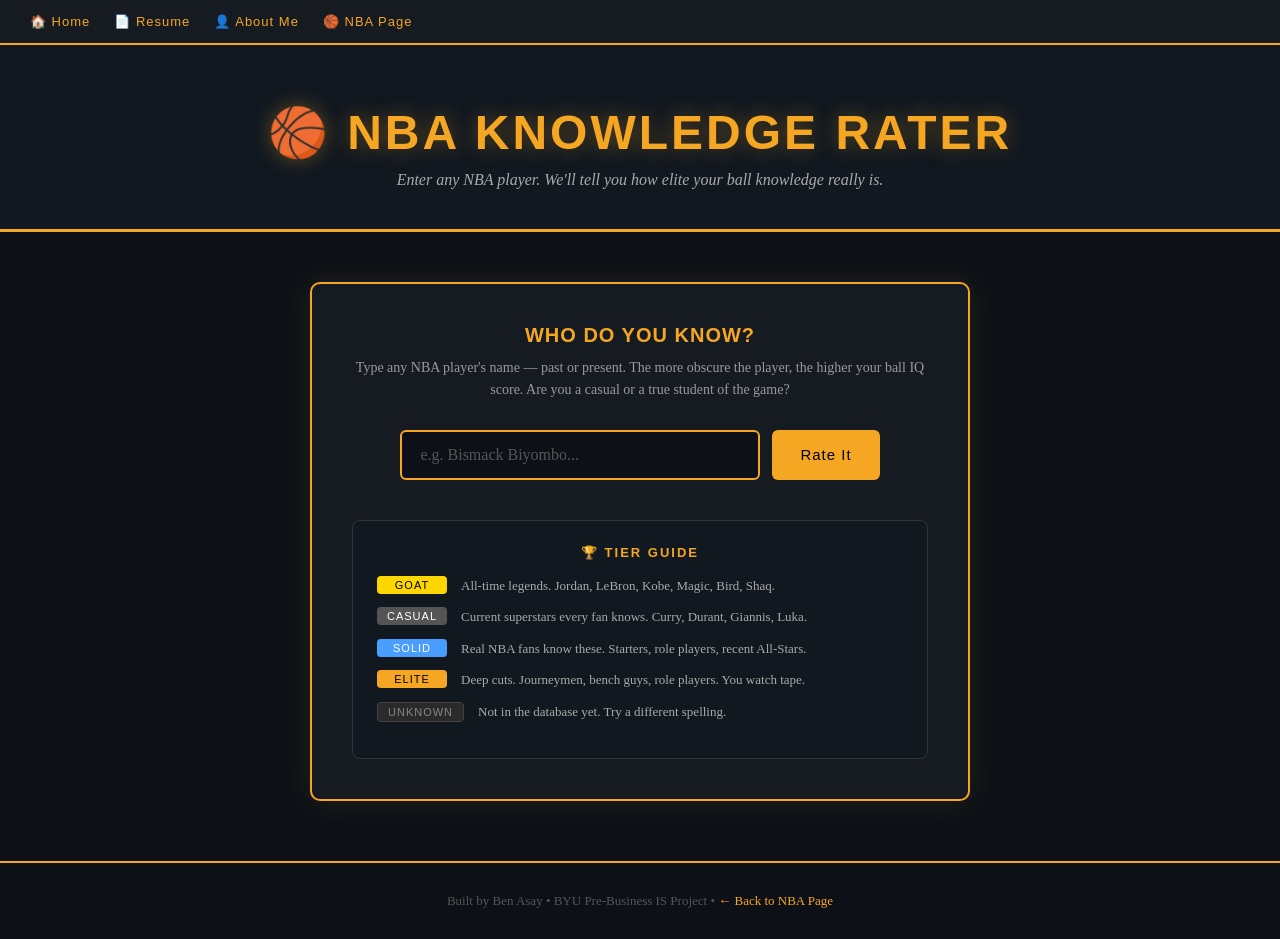
<file: app.html>
<!DOCTYPE html>
<html lang="en">
<head>
  <meta charset="UTF-8" />
  <meta name="viewport" content="width=device-width, initial-scale=1.0"/>
  <title>NBA Knowledge Rater | Ben Knows Ball</title>
  <style>
    * { box-sizing: border-box; margin: 0; padding: 0; }
    body { font-family: 'Georgia', serif; background-color: #0d1117; color: #e6e6e6; min-height: 100vh; }

    nav { background-color: #161b22; padding: 14px 30px; display: flex; gap: 24px; border-bottom: 2px solid #f5a623; }
    nav a { font-family: 'Arial Black', sans-serif; font-size: 13px; color: #f5a623; text-decoration: none; letter-spacing: 1px; }
    nav a:hover { color: #ffffff; }

    .hero { text-align: center; padding: 60px 20px 40px; background-color: #111820; border-bottom: 3px solid #f5a623; }
    .hero h1 { font-family: 'Impact', 'Arial Black', sans-serif; font-size: 48px; color: #f5a623; letter-spacing: 3px; text-transform: uppercase; text-shadow: 0 0 20px rgba(245,166,35,0.35); }
    .hero p { color: #aaaaaa; font-style: italic; margin-top: 10px; font-size: 16px; }

    .game-container { max-width: 700px; margin: 50px auto; padding: 0 20px; }

    .card { background-color: #161b22; border: 2px solid #f5a623; border-radius: 10px; padding: 40px; text-align: center; box-shadow: 0 0 30px rgba(245,166,35,0.1); }
    .card h2 { font-family: 'Arial Black', sans-serif; font-size: 20px; color: #f5a623; letter-spacing: 1px; text-transform: uppercase; margin-bottom: 10px; }
    .card p.instructions { color: #999; font-size: 14px; margin-bottom: 28px; line-height: 1.6; }

    .input-row { display: flex; gap: 12px; justify-content: center; flex-wrap: wrap; }
    input[type="text"] { padding: 14px 18px; font-size: 16px; border: 2px solid #f5a623; border-radius: 6px; background-color: #0d1117; color: #ffffff; width: 100%; max-width: 360px; font-family: 'Georgia', serif; outline: none; }
    input[type="text"]::placeholder { color: #555; }
    input[type="text"]:focus { border-color: #ffffff; box-shadow: 0 0 10px rgba(245,166,35,0.3); }
    button#rateBtn { padding: 14px 28px; background-color: #f5a623; color: #000; border: none; border-radius: 6px; font-family: 'Arial Black', sans-serif; font-size: 15px; cursor: pointer; letter-spacing: 1px; }
    button#rateBtn:hover { background-color: #ffffff; }

    #result-box { margin-top: 36px; display: none; animation: fadeIn 0.4s ease; }
    @keyframes fadeIn { from { opacity: 0; transform: translateY(10px); } to { opacity: 1; transform: translateY(0); } }

    .tier-badge { display: inline-block; font-family: 'Impact', 'Arial Black', sans-serif; font-size: 30px; letter-spacing: 2px; padding: 10px 28px; border-radius: 6px; margin-bottom: 16px; text-transform: uppercase; }
    .tier-goat    { background-color: #ffd700; color: #000; }
    .tier-casual  { background-color: #555555; color: #fff; }
    .tier-solid   { background-color: #4a9eff; color: #fff; }
    .tier-elite   { background-color: #f5a623; color: #000; }
    .tier-unknown { background-color: #2a2a2a; color: #888; border: 1px solid #444; }

    #result-player { font-family: 'Arial Black', sans-serif; font-size: 24px; color: #ffffff; margin-bottom: 12px; }
    #result-explanation { color: #bbbbbb; font-size: 15px; line-height: 1.7; max-width: 520px; margin: 0 auto; }

    .scoreboard { margin-top: 40px; background-color: #111820; border: 1px solid #333; border-radius: 8px; padding: 20px; }
    .scoreboard h3 { font-family: 'Arial Black', sans-serif; color: #f5a623; font-size: 13px; letter-spacing: 2px; text-transform: uppercase; margin-bottom: 14px; }
    #history-list { list-style: none; padding: 0; }
    #history-list li { display: flex; justify-content: space-between; align-items: center; padding: 8px 0; border-bottom: 1px solid #1e2530; font-size: 14px; }
    #history-list li:last-child { border-bottom: none; }
    .hist-name { font-weight: bold; color: #fff; }
    .hist-tier { font-family: 'Arial Black', sans-serif; font-size: 11px; padding: 3px 10px; border-radius: 4px; letter-spacing: 1px; }

    .tier-guide { margin-top: 40px; background-color: #111820; border: 1px solid #333; border-radius: 8px; padding: 24px; text-align: left; }
    .tier-guide h3 { font-family: 'Arial Black', sans-serif; color: #f5a623; font-size: 13px; letter-spacing: 2px; text-transform: uppercase; margin-bottom: 16px; text-align: center; }
    .tier-row { display: flex; align-items: flex-start; gap: 14px; margin-bottom: 12px; }
    .tier-label { font-family: 'Arial Black', sans-serif; font-size: 11px; padding: 3px 10px; border-radius: 4px; min-width: 70px; text-align: center; letter-spacing: 1px; flex-shrink: 0; }
    .tier-desc { color: #aaa; font-size: 13px; line-height: 1.5; }

    footer { text-align: center; padding: 30px; color: #555; font-size: 13px; border-top: 2px solid #f5a623; margin-top: 60px; }
    footer a { color: #f5a623; text-decoration: none; }
  </style>
</head>
<body>

  <nav>
    <a href="index.html">🏠 Home</a>
    <a href="resume.html">📄 Resume</a>
    <a href="aboutme.html">👤 About Me</a>
    <a href="scratch.html">🏀 NBA Page</a>
  </nav>

  <div class="hero">
    <h1>🏀 NBA Knowledge Rater</h1>
    <p>Enter any NBA player. We'll tell you how elite your ball knowledge really is.</p>
  </div>

  <div class="game-container">
    <div class="card">
      <h2>Who Do You Know?</h2>
      <p class="instructions">
        Type any NBA player's name — past or present. The more obscure the player,
        the higher your ball IQ score. Are you a casual or a true student of the game?
      </p>

      <div class="input-row">
        <input type="text" id="playerInput" placeholder="e.g. Bismack Biyombo..." maxlength="60" />
        <button id="rateBtn" onclick="ratePlayer()">Rate It</button>
      </div>

      <div id="result-box">
        <div id="result-player"></div>
        <div class="tier-badge" id="tier-badge"></div>
        <p id="result-explanation"></p>
      </div>

      <div class="scoreboard" id="scoreboard" style="display:none;">
        <h3>📋 Session History</h3>
        <ul id="history-list"></ul>
      </div>

      <div class="tier-guide">
        <h3>🏆 Tier Guide</h3>
        <div class="tier-row">
          <span class="tier-label tier-goat">GOAT</span>
          <span class="tier-desc">All-time legends. Jordan, LeBron, Kobe, Magic, Bird, Shaq.</span>
        </div>
        <div class="tier-row">
          <span class="tier-label tier-casual">CASUAL</span>
          <span class="tier-desc">Current superstars every fan knows. Curry, Durant, Giannis, Luka.</span>
        </div>
        <div class="tier-row">
          <span class="tier-label tier-solid">SOLID</span>
          <span class="tier-desc">Real NBA fans know these. Starters, role players, recent All-Stars.</span>
        </div>
        <div class="tier-row">
          <span class="tier-label tier-elite">ELITE</span>
          <span class="tier-desc">Deep cuts. Journeymen, bench guys, role players. You watch tape.</span>
        </div>
        <div class="tier-row">
          <span class="tier-label tier-unknown">UNKNOWN</span>
          <span class="tier-desc">Not in the database yet. Try a different spelling.</span>
        </div>
      </div>
    </div>
  </div>

  <footer>
    <p>Built by Ben Asay &bull; BYU Pre-Business IS Project &bull; <a href="scratch.html">← Back to NBA Page</a></p>
  </footer>

  <script>
    const players = {
      // GOAT
      "michael jordan":{"tier":"GOAT","tierClass":"tier-goat","info":"The GOAT himself. 6 rings, 6 Finals MVPs, 5 regular season MVPs. The gold standard."},
      "lebron james":{"tier":"GOAT","tierClass":"tier-goat","info":"4 rings, 4 Finals MVPs, all-time scoring leader. One of the two greatest ever."},
      "kobe bryant":{"tier":"GOAT","tierClass":"tier-goat","info":"The Black Mamba. 5 championships, 81-point game, Mamba Mentality forever."},
      "magic johnson":{"tier":"GOAT","tierClass":"tier-goat","info":"Showtime Lakers. 5 rings, 3 MVPs, revolutionized the point guard position at 6'9\"."},
      "larry bird":{"tier":"GOAT","tierClass":"tier-goat","info":"The Hick from French Lick. 3 rings, 3 MVPs, one of the greatest competitors ever."},
      "kareem abdul-jabbar":{"tier":"GOAT","tierClass":"tier-goat","info":"The skyhook. 6 rings, 6 MVPs, held the all-time scoring record for decades."},
      "shaquille o'neal":{"tier":"GOAT","tierClass":"tier-goat","info":"Shaq was literally unguardable at his peak. 4 rings, Diesel, Superman."},
      "shaq":{"tier":"GOAT","tierClass":"tier-goat","info":"Shaq was literally unguardable at his peak. 4 rings, Diesel, Superman."},
      "tim duncan":{"tier":"GOAT","tierClass":"tier-goat","info":"The Big Fundamental. 5 rings, greatest power forward of all time."},
      "wilt chamberlain":{"tier":"GOAT","tierClass":"tier-goat","info":"100 points in a game. Averaged 50 points in a season. Unmatchable stats."},
      "bill russell":{"tier":"GOAT","tierClass":"tier-goat","info":"11 championships in 13 seasons. The greatest winner in NBA history."},
      "hakeem olajuwon":{"tier":"GOAT","tierClass":"tier-goat","info":"The Dream. 2 rings, 2 Finals MVPs, the most skilled center footwork ever."},
      "julius erving":{"tier":"GOAT","tierClass":"tier-goat","info":"Dr. J invented above-the-rim basketball. ABA and NBA legend forever."},
      "dr j":{"tier":"GOAT","tierClass":"tier-goat","info":"Dr. J invented above-the-rim basketball. ABA and NBA legend forever."},

      // CASUAL
      "stephen curry":{"tier":"CASUAL","tierClass":"tier-casual","info":"Chef Curry changed basketball forever. 4 rings, 2 MVPs including unanimous. Everyone knows Steph."},
      "steph curry":{"tier":"CASUAL","tierClass":"tier-casual","info":"Chef Curry changed basketball forever. 4 rings, 2 MVPs including unanimous. Everyone knows Steph."},
      "kevin durant":{"tier":"CASUAL","tierClass":"tier-casual","info":"KD is one of the most skilled scorers ever. 2 rings, 2 Finals MVPs. Household name."},
      "giannis antetokounmpo":{"tier":"CASUAL","tierClass":"tier-casual","info":"The Greek Freak. Champion, 2 MVPs, Finals MVP. One of the most dominant players of this era."},
      "luka doncic":{"tier":"CASUAL","tierClass":"tier-casual","info":"Luka Magic. One of the most naturally gifted playmakers ever, already iconic at 25."},
      "nikola jokic":{"tier":"CASUAL","tierClass":"tier-casual","info":"The Joker. 3 MVPs, 1 championship. The most unique big man in NBA history."},
      "james harden":{"tier":"CASUAL","tierClass":"tier-casual","info":"The Beard. 2018 MVP, historic scorer and passer. Very well known."},
      "russell westbrook":{"tier":"CASUAL","tierClass":"tier-casual","info":"Triple-double machine, 2017 MVP. Most athletic point guard of his generation."},
      "kawhi leonard":{"tier":"CASUAL","tierClass":"tier-casual","info":"The Klaw. 2 rings, 2 Finals MVPs, one of the greatest two-way players ever."},
      "anthony davis":{"tier":"CASUAL","tierClass":"tier-casual","info":"The Brow. 2020 champion, one of the most physically dominant bigs in the modern era."},
      "damian lillard":{"tier":"CASUAL","tierClass":"tier-casual","info":"Dame Time. One of the greatest clutch performers and long-range shooters ever."},
      "joel embiid":{"tier":"CASUAL","tierClass":"tier-casual","info":"The Process. 2023 MVP, one of the most skilled centers of this generation."},
      "jayson tatum":{"tier":"CASUAL","tierClass":"tier-casual","info":"2024 champion and Finals MVP. One of the faces of the modern NBA."},
      "kyrie irving":{"tier":"CASUAL","tierClass":"tier-casual","info":"Uncle Drew. One of the greatest ball handlers ever, 2016 champion."},
      "jimmy butler":{"tier":"CASUAL","tierClass":"tier-casual","info":"Jimmy Buckets. Known for legendary playoff performances and Heat culture."},

      // SOLID
      "draymond green":{"tier":"SOLID","tierClass":"tier-solid","info":"4 rings, DPOY, the emotional engine of the Warriors dynasty. Real fans know what Draymond brings."},
      "bam adebayo":{"tier":"SOLID","tierClass":"tier-solid","info":"One of the best defensive centers in the league. Heat culture personified."},
      "jaylen brown":{"tier":"SOLID","tierClass":"tier-solid","info":"2024 Finals MVP. JB is well known to any real NBA fan."},
      "devin booker":{"tier":"SOLID","tierClass":"tier-solid","info":"Book dropped 70 points in a game. All-Star scorer, solid fan knowledge."},
      "trae young":{"tier":"SOLID","tierClass":"tier-solid","info":"Ice Trae. One of the best passers and shooters in the league."},
      "ja morant":{"tier":"SOLID","tierClass":"tier-solid","info":"Most electrifying athlete in the game. Any NBA fan knows Ja."},
      "zion williamson":{"tier":"SOLID","tierClass":"tier-solid","info":"Most hyped prospect since LeBron. When healthy, truly dominant."},
      "chris paul":{"tier":"SOLID","tierClass":"tier-solid","info":"The Point God. 12x All-Star, one of the greatest floor generals ever."},
      "paul george":{"tier":"SOLID","tierClass":"tier-solid","info":"PG-13, multiple All-NBA selections. Solid NBA fan knowledge."},
      "demar derozan":{"tier":"SOLID","tierClass":"tier-solid","info":"MidRange God. A pure scorer who never abandoned the mid-range."},
      "karl-anthony towns":{"tier":"SOLID","tierClass":"tier-solid","info":"KAT, one of the most skilled shooting big men in league history."},
      "donovan mitchell":{"tier":"SOLID","tierClass":"tier-solid","info":"Spida. Elite scorer and clutch performer. Real fans know him well."},
      "pascal siakam":{"tier":"SOLID","tierClass":"tier-solid","info":"2019 champion, All-Star, MIP winner. Grew from raw prospect to franchise player."},
      "rudy gobert":{"tier":"SOLID","tierClass":"tier-solid","info":"The Stifle Tower. 4x DPOY, most dominant shot-blocker of this generation."},
      "tyrese haliburton":{"tier":"SOLID","tierClass":"tier-solid","info":"One of the best passers in the league. Real fans recognize his elite playmaking."},
      "brandon ingram":{"tier":"SOLID","tierClass":"tier-solid","info":"BI, one of the smoothest scorers in the league. Real fans know what he brings."},

      // ELITE
      "bogdan bogdanovic":{"tier":"ELITE","tierClass":"tier-elite","info":"Bogi! Serbian shooting guard with silky skills. 2021 champion with the Bucks. Deep cut right here."},
      "shake milton":{"tier":"ELITE","tierClass":"tier-elite","info":"Sixers fan favorite and reliable bench piece. If you know Shake Milton you've watched some games."},
      "nic claxton":{"tier":"ELITE","tierClass":"tier-elite","info":"Nets rim protector with elite athleticism. Knowing Claxton means you follow the league closely."},
      "bismack biyombo":{"tier":"ELITE","tierClass":"tier-elite","info":"The ultimate journeyman big man. If you know Biyombo you have ELITE ball knowledge."},
      "kendrick nunn":{"tier":"ELITE","tierClass":"tier-elite","info":"Nunn had a legendary Heat rookie season before injuries hit. Deep cuts!"},
      "svi mykhailiuk":{"tier":"ELITE","tierClass":"tier-elite","info":"Ukrainian sharpshooter bouncing around the league. If you know Svi, you're a real one."},
      "hamidou diallo":{"tier":"ELITE","tierClass":"tier-elite","info":"Won the 2019 Dunk Contest by going over Shaq. Athletic freak. Elite knowledge."},
      "bones hyland":{"tier":"ELITE","tierClass":"tier-elite","info":"One of the most fun bench players in the league. If you know him you watch real ball."},
      "p.j. tucker":{"tier":"ELITE","tierClass":"tier-elite","info":"The toughest defender of his era and a legendary sneaker collector. ELITE knowledge."},
      "pj tucker":{"tier":"ELITE","tierClass":"tier-elite","info":"The toughest defender of his era and a legendary sneaker collector. ELITE knowledge."},
      "thaddeus young":{"tier":"ELITE","tierClass":"tier-elite","info":"Thad Young played for what feels like every team ever. If you know Thad, you know ball."},
      "udonis haslem":{"tier":"ELITE","tierClass":"tier-elite","info":"UD, the ultimate Heat lifer. 3 rings, played until 40 on pure principle. Legend."},
      "mario chalmers":{"tier":"ELITE","tierClass":"tier-elite","info":"Rio! Clutch shot in the 2008 national championship AND 2 rings with the Heat. Deep cut."},
      "brian scalabrine":{"tier":"ELITE","tierClass":"tier-elite","info":"THE WHITE MAMBA. Ring with the Celtics and an absolute folk hero. ELITE."},
      "scalabrine":{"tier":"ELITE","tierClass":"tier-elite","info":"THE WHITE MAMBA. Ring with the Celtics and an absolute folk hero. ELITE."},
      "goran dragic":{"tier":"ELITE","tierClass":"tier-elite","info":"The Dragon! Slovenian legend, MIP winner, clutch Heat performer. Solid deep cut."},
      "chris andersen":{"tier":"ELITE","tierClass":"tier-elite","info":"Birdman! Tattooed shot-blocking legend from the Heat dynasty era. ELITE."},
      "birdman":{"tier":"ELITE","tierClass":"tier-elite","info":"Birdman! Chris Andersen, tattooed enforcer of the Heat dynasty. ELITE knowledge."},
      "kwame brown":{"tier":"ELITE","tierClass":"tier-elite","info":"#1 overall pick in 2001 who never lived up to the hype. Most famous draft bust ever."},
      "ronny turiaf":{"tier":"ELITE","tierClass":"tier-elite","info":"The most enthusiastic bench player in NBA history. ELITE ball knowledge."},
      "vladimir radmanovic":{"tier":"ELITE","tierClass":"tier-elite","info":"Rad Man! Serbian stretch big for the Lakers. Deep cut Laker fan knowledge."},
      "luke ridnour":{"tier":"ELITE","tierClass":"tier-elite","info":"Luke Ridnour was once traded THREE times in a single day in 2015. Elite trivia."},
      "reggie evans":{"tier":"ELITE","tierClass":"tier-elite","info":"The most physical rebounder of his era. If you know Evans you've watched real basketball."},
      "norris cole":{"tier":"ELITE","tierClass":"tier-elite","info":"Won 2 championships as a role player. If you know Norris Cole you are a student of the game."},
      "sundiata gaines":{"tier":"ELITE","tierClass":"tier-elite","info":"Hit a buzzer beater days after being called up from the D-League. ELITE trivia knowledge."},
      "meyers leonard":{"tier":"ELITE","tierClass":"tier-elite","info":"Big three-point shooting center. If you know Meyers Leonard you've watched Heat basketball."},
    };

    const sessionHistory = [];

    function ratePlayer() {
      const input = document.getElementById('playerInput');
      const raw = input.value.trim();
      if (!raw) { alert('Enter a player name first!'); return; }

      const key = raw.toLowerCase().replace(/\s+/g, ' ');
      const result = players[key];

      let tier, tierClass, explanation, displayName;
      displayName = raw.split(' ').map(w => w.charAt(0).toUpperCase() + w.slice(1)).join(' ');

      if (result) {
        tier = result.tier;
        tierClass = result.tierClass;
        explanation = result.info;
      } else {
        tier = "UNKNOWN";
        tierClass = "tier-unknown";
        explanation = `"${displayName}" isn't in our database yet. Check the spelling — or maybe you found someone SO obscure you broke the system, which is honestly the most elite move possible.`;
      }

      document.getElementById('result-player').textContent = displayName;
      const badge = document.getElementById('tier-badge');
      badge.textContent = tier;
      badge.className = 'tier-badge ' + tierClass;
      document.getElementById('result-explanation').textContent = explanation;
      document.getElementById('result-box').style.display = 'block';

      sessionHistory.unshift({ name: displayName, tier, tierClass });
      updateHistory();
      input.value = '';
      input.focus();
    }

    function updateHistory() {
      document.getElementById('scoreboard').style.display = 'block';
      document.getElementById('history-list').innerHTML = sessionHistory.slice(0, 8).map(h =>
        `<li><span class="hist-name">${h.name}</span><span class="hist-tier ${h.tierClass}">${h.tier}</span></li>`
      ).join('');
    }

    document.getElementById('playerInput').addEventListener('keydown', e => {
      if (e.key === 'Enter') ratePlayer();
    });
  </script>

</body>
</html>
</file>
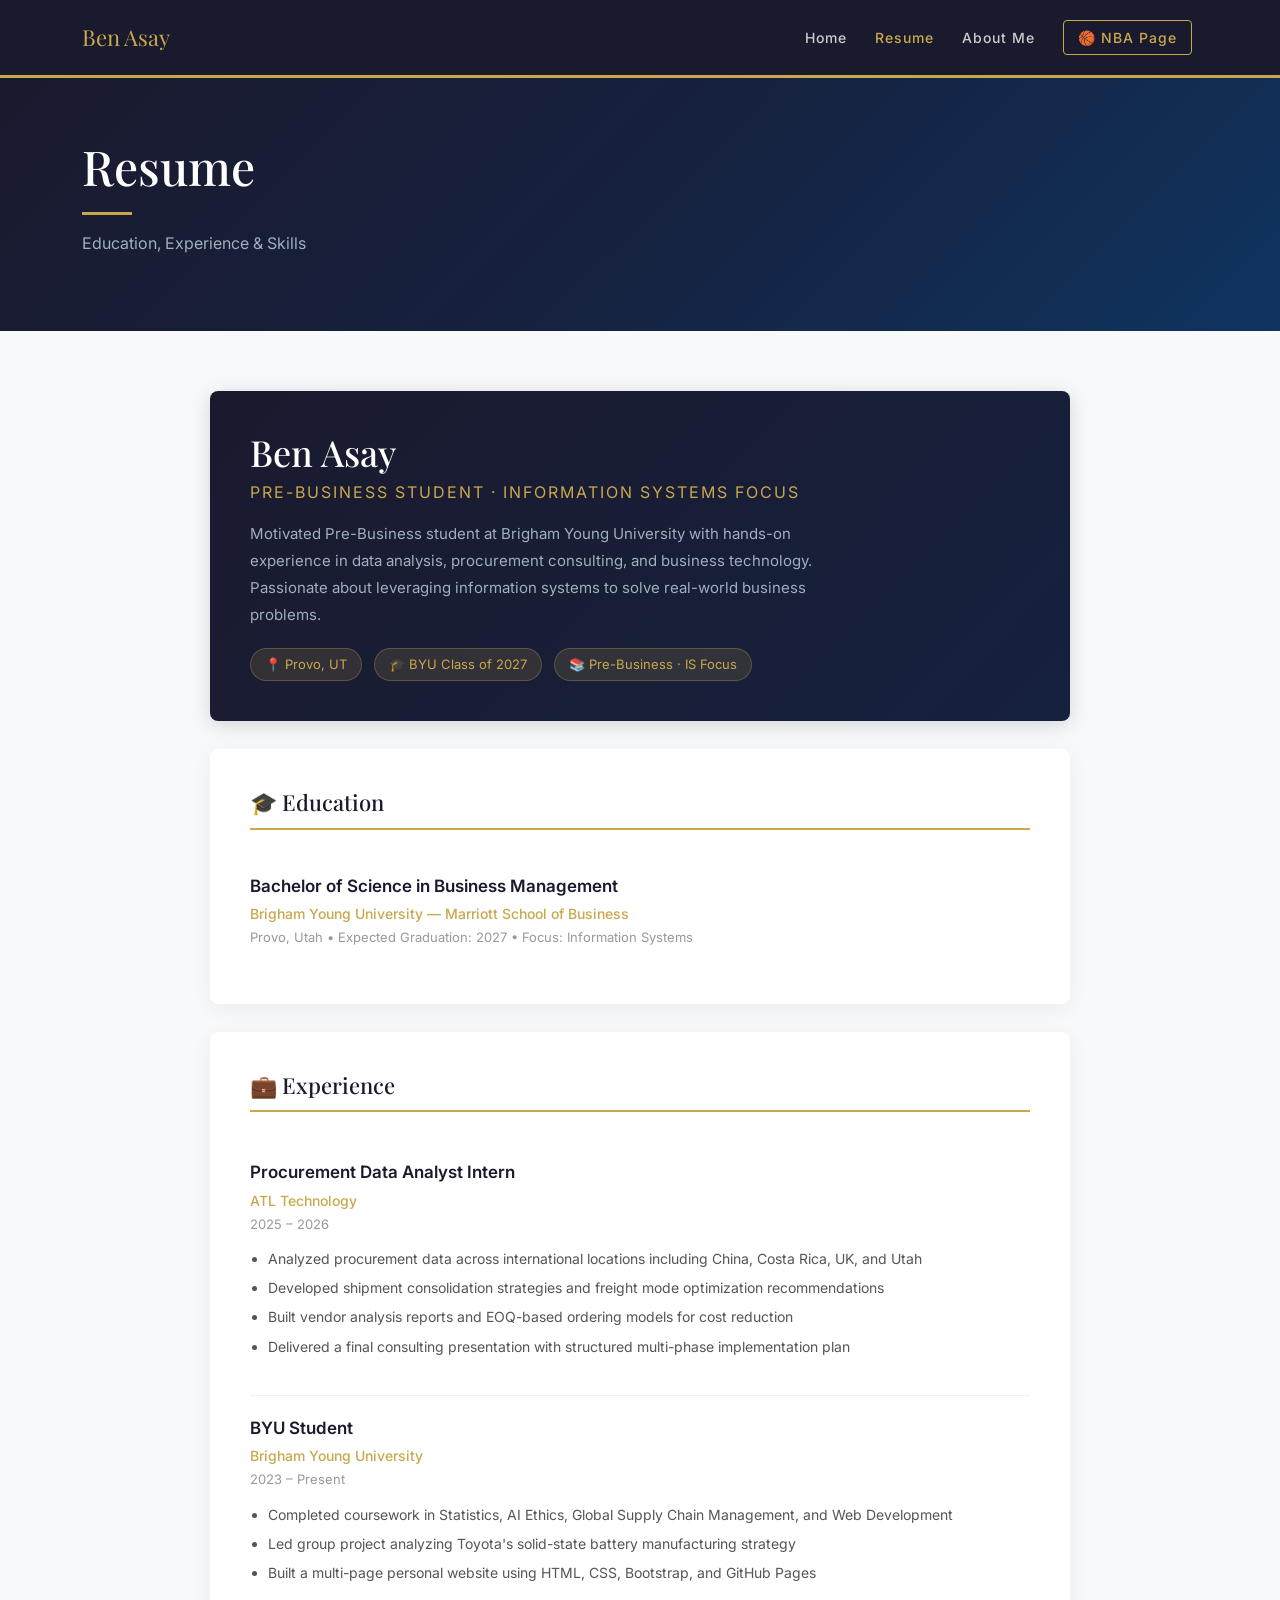
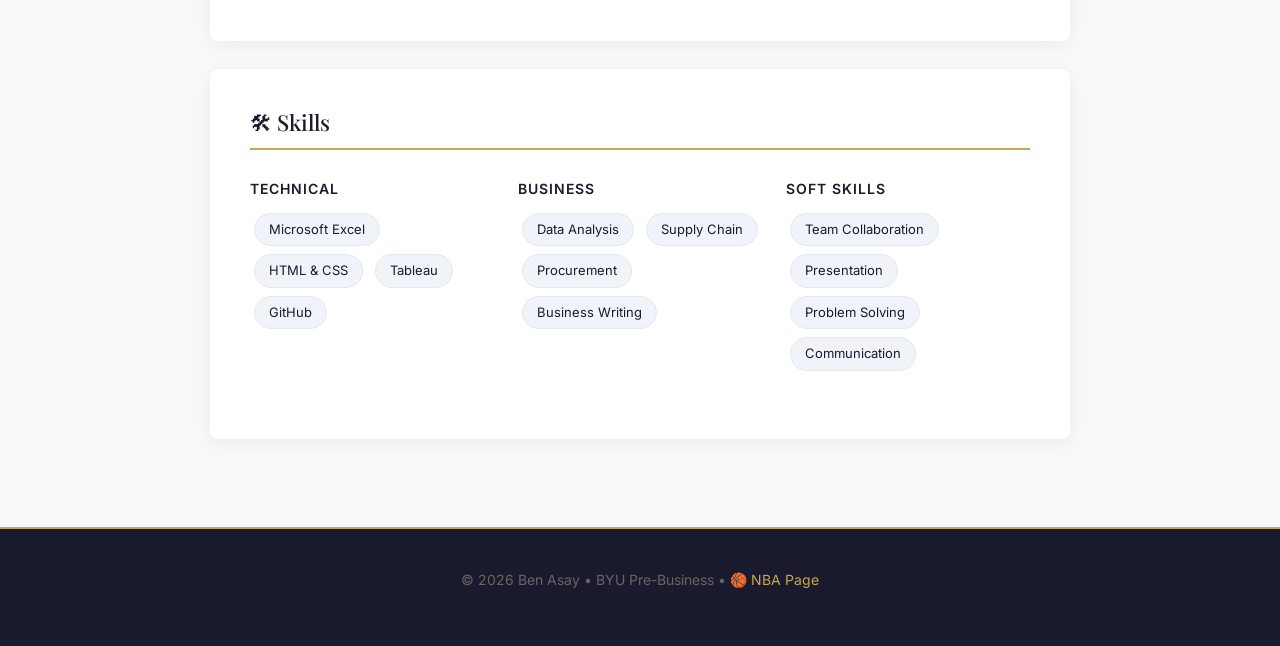
<file: resume.html>
<!DOCTYPE html>
<html lang="en">
<head>
  <meta charset="UTF-8" />
  <meta name="viewport" content="width=device-width, initial-scale=1.0"/>
  <title>Ben Asay | Resume</title>
  <link href="https://cdn.jsdelivr.net/npm/bootstrap@5.3.0/dist/css/bootstrap.min.css" rel="stylesheet"/>
  <link href="https://fonts.googleapis.com/css2?family=Playfair+Display:wght@700&family=Inter:wght@300;400;500;600&display=swap" rel="stylesheet"/>
  <style>
    body { font-family: 'Inter', sans-serif; background-color: #f8f9fa; color: #1a1a2e; }

    .navbar { background-color: #1a1a2e !important; border-bottom: 3px solid #c9a84c; padding: 16px 0; }
    .navbar-brand { font-family: 'Playfair Display', serif; color: #c9a84c !important; font-size: 22px; }
    .nav-link { color: #cccccc !important; font-size: 14px; letter-spacing: 1px; font-weight: 500; margin: 0 6px; }
    .nav-link:hover, .nav-link.active { color: #c9a84c !important; }
    .nav-link.nba-link { color: #c9a84c !important; border: 1px solid #c9a84c; border-radius: 4px; padding: 6px 14px !important; }
    .nav-link.nba-link:hover { background-color: #c9a84c; color: #000 !important; }

    /* PAGE HEADER */
    .page-header {
      background: linear-gradient(135deg, #1a1a2e 0%, #16213e 50%, #0f3460 100%);
      padding: 60px 0;
      color: white;
    }
    .page-header h1 { font-family: 'Playfair Display', serif; font-size: 48px; color: #ffffff; }
    .page-header p { color: #a0aec0; font-size: 16px; margin-top: 8px; }
    .gold-line { width: 50px; height: 3px; background-color: #c9a84c; margin: 16px 0; }

    /* RESUME LAYOUT */
    .resume-wrapper { max-width: 900px; margin: 0 auto; padding: 60px 20px; }

    .resume-section { background: #ffffff; border-radius: 8px; padding: 40px; margin-bottom: 28px; box-shadow: 0 4px 20px rgba(0,0,0,0.06); }
    .resume-section-title {
      font-family: 'Playfair Display', serif;
      font-size: 22px;
      color: #1a1a2e;
      border-bottom: 2px solid #c9a84c;
      padding-bottom: 12px;
      margin-bottom: 28px;
      display: flex;
      align-items: center;
      gap: 10px;
    }

    /* HEADER CARD */
    .resume-header-card {
      background: linear-gradient(135deg, #1a1a2e, #16213e);
      color: white;
      border-radius: 8px;
      padding: 40px;
      margin-bottom: 28px;
      box-shadow: 0 4px 20px rgba(0,0,0,0.15);
    }
    .resume-header-card h2 { font-family: 'Playfair Display', serif; font-size: 36px; color: #ffffff; margin-bottom: 6px; }
    .resume-header-card .title { color: #c9a84c; font-size: 16px; letter-spacing: 2px; text-transform: uppercase; margin-bottom: 16px; }
    .resume-header-card .summary { color: #a0aec0; font-size: 15px; line-height: 1.8; max-width: 600px; }
    .contact-chips { margin-top: 20px; display: flex; gap: 12px; flex-wrap: wrap; }
    .contact-chip { background-color: rgba(201,168,76,0.15); border: 1px solid rgba(201,168,76,0.3); color: #c9a84c; padding: 6px 14px; border-radius: 20px; font-size: 13px; }

    /* EXPERIENCE ITEMS */
    .exp-item { padding: 20px 0; border-bottom: 1px solid #f0f0f0; }
    .exp-item:last-child { border-bottom: none; padding-bottom: 0; }
    .exp-title { font-weight: 600; font-size: 17px; color: #1a1a2e; margin-bottom: 4px; }
    .exp-company { color: #c9a84c; font-size: 14px; font-weight: 500; margin-bottom: 4px; }
    .exp-date { color: #999; font-size: 13px; margin-bottom: 12px; }
    .exp-bullets { padding-left: 18px; }
    .exp-bullets li { color: #555; font-size: 14px; line-height: 1.8; margin-bottom: 4px; }

    /* EDUCATION */
    .edu-item { padding: 16px 0; border-bottom: 1px solid #f0f0f0; }
    .edu-item:last-child { border-bottom: none; }
    .edu-degree { font-weight: 600; font-size: 17px; color: #1a1a2e; }
    .edu-school { color: #c9a84c; font-size: 14px; font-weight: 500; margin: 4px 0; }
    .edu-details { color: #999; font-size: 13px; }

    /* SKILLS GRID */
    .skill-category { margin-bottom: 24px; }
    .skill-category-title { font-weight: 600; color: #1a1a2e; font-size: 14px; margin-bottom: 10px; letter-spacing: 1px; text-transform: uppercase; }
    .skill-pill { display: inline-block; background-color: #f0f4f8; color: #1a1a2e; padding: 6px 14px; border-radius: 20px; font-size: 13px; margin: 4px; border: 1px solid #e2e8f0; }

    footer { background-color: #1a1a2e; color: #666; padding: 40px 0; text-align: center; border-top: 2px solid #c9a84c; font-size: 14px; }
    footer a { color: #c9a84c; text-decoration: none; }
  </style>
</head>
<body>

  <nav class="navbar navbar-expand-lg">
    <div class="container">
      <a class="navbar-brand" href="index.html">Ben Asay</a>
      <button class="navbar-toggler" type="button" data-bs-toggle="collapse" data-bs-target="#navMenu">
        <span class="navbar-toggler-icon"></span>
      </button>
      <div class="collapse navbar-collapse justify-content-end" id="navMenu">
        <ul class="navbar-nav align-items-center">
          <li class="nav-item"><a class="nav-link" href="index.html">Home</a></li>
          <li class="nav-item"><a class="nav-link active" href="resume.html">Resume</a></li>
          <li class="nav-item"><a class="nav-link" href="aboutme.html">About Me</a></li>
          <li class="nav-item ms-2"><a class="nav-link nba-link" href="scratch.html">🏀 NBA Page</a></li>
        </ul>
      </div>
    </div>
  </nav>

  <div class="page-header">
    <div class="container">
      <h1>Resume</h1>
      <div class="gold-line"></div>
      <p>Education, Experience & Skills</p>
    </div>
  </div>

  <div class="resume-wrapper">

    <!-- HEADER CARD -->
    <div class="resume-header-card">
      <h2>Ben Asay</h2>
      <div class="title">Pre-Business Student · Information Systems Focus</div>
      <p class="summary">
        Motivated Pre-Business student at Brigham Young University with hands-on experience in data analysis,
        procurement consulting, and business technology. Passionate about leveraging information systems
        to solve real-world business problems.
      </p>
      <div class="contact-chips">
        <span class="contact-chip">📍 Provo, UT</span>
        <span class="contact-chip">🎓 BYU Class of 2027</span>
        <span class="contact-chip">📚 Pre-Business · IS Focus</span>
      </div>
    </div>

    <!-- EDUCATION -->
    <div class="resume-section">
      <h3 class="resume-section-title">🎓 Education</h3>
      <div class="edu-item">
        <div class="edu-degree">Bachelor of Science in Business Management</div>
        <div class="edu-school">Brigham Young University — Marriott School of Business</div>
        <div class="edu-details">Provo, Utah &bull; Expected Graduation: 2027 &bull; Focus: Information Systems</div>
      </div>
    </div>

    <!-- EXPERIENCE -->
    <div class="resume-section">
      <h3 class="resume-section-title">💼 Experience</h3>

      <div class="exp-item">
        <div class="exp-title">Procurement Data Analyst Intern</div>
        <div class="exp-company">ATL Technology</div>
        <div class="exp-date">2025 – 2026</div>
        <ul class="exp-bullets">
          <li>Analyzed procurement data across international locations including China, Costa Rica, UK, and Utah</li>
          <li>Developed shipment consolidation strategies and freight mode optimization recommendations</li>
          <li>Built vendor analysis reports and EOQ-based ordering models for cost reduction</li>
          <li>Delivered a final consulting presentation with structured multi-phase implementation plan</li>
        </ul>
      </div>

      <div class="exp-item">
        <div class="exp-title">BYU Student</div>
        <div class="exp-company">Brigham Young University</div>
        <div class="exp-date">2023 – Present</div>
        <ul class="exp-bullets">
          <li>Completed coursework in Statistics, AI Ethics, Global Supply Chain Management, and Web Development</li>
          <li>Led group project analyzing Toyota's solid-state battery manufacturing strategy</li>
          <li>Built a multi-page personal website using HTML, CSS, Bootstrap, and GitHub Pages</li>
        </ul>
      </div>
    </div>

    <!-- SKILLS -->
    <div class="resume-section">
      <h3 class="resume-section-title">🛠 Skills</h3>
      <div class="row">
        <div class="col-md-4">
          <div class="skill-category">
            <div class="skill-category-title">Technical</div>
            <span class="skill-pill">Microsoft Excel</span>
            <span class="skill-pill">HTML & CSS</span>
            <span class="skill-pill">Tableau</span>
            <span class="skill-pill">GitHub</span>
          </div>
        </div>
        <div class="col-md-4">
          <div class="skill-category">
            <div class="skill-category-title">Business</div>
            <span class="skill-pill">Data Analysis</span>
            <span class="skill-pill">Supply Chain</span>
            <span class="skill-pill">Procurement</span>
            <span class="skill-pill">Business Writing</span>
          </div>
        </div>
        <div class="col-md-4">
          <div class="skill-category">
            <div class="skill-category-title">Soft Skills</div>
            <span class="skill-pill">Team Collaboration</span>
            <span class="skill-pill">Presentation</span>
            <span class="skill-pill">Problem Solving</span>
            <span class="skill-pill">Communication</span>
          </div>
        </div>
      </div>
    </div>

  </div>

  <footer>
    <p>© 2026 Ben Asay &bull; BYU Pre-Business &bull; <a href="scratch.html">🏀 NBA Page</a></p>
  </footer>

  <script src="https://cdn.jsdelivr.net/npm/bootstrap@5.3.0/dist/js/bootstrap.bundle.min.js"></script>
</body>
</html>
</file>
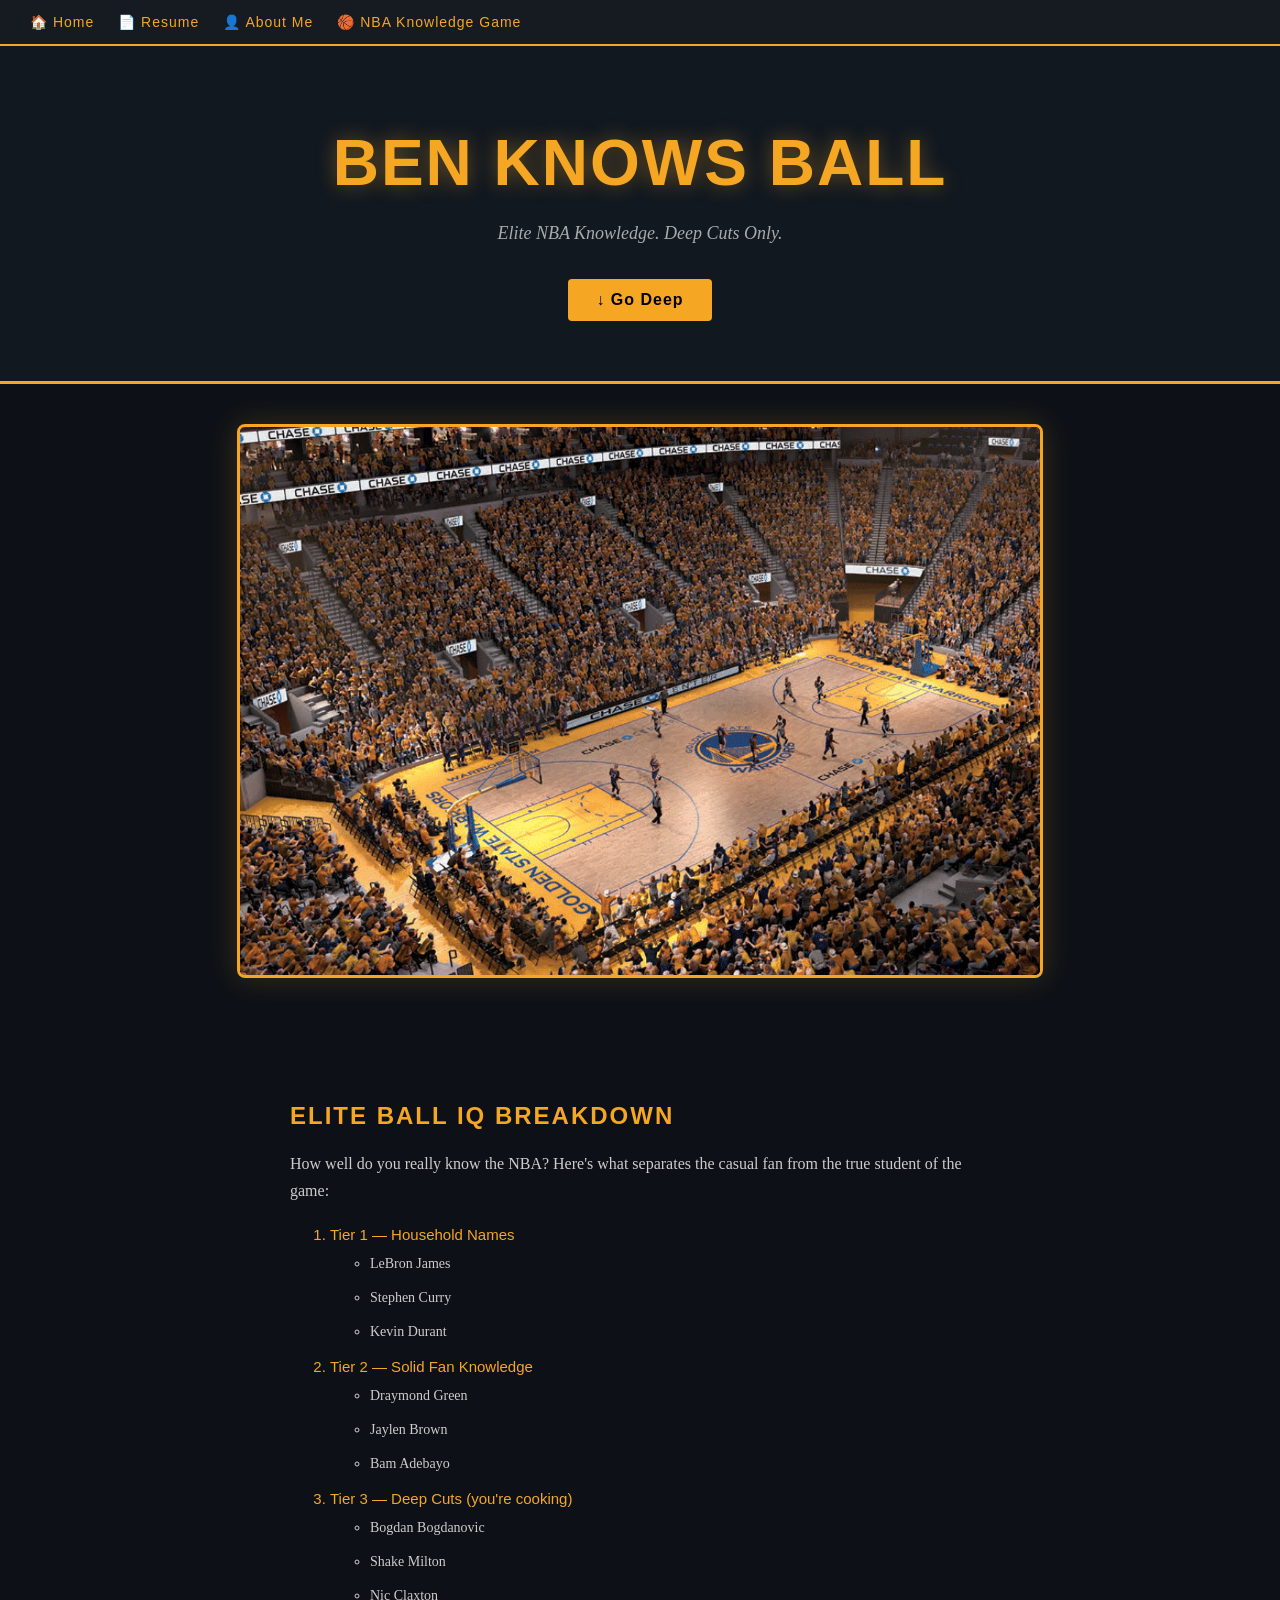
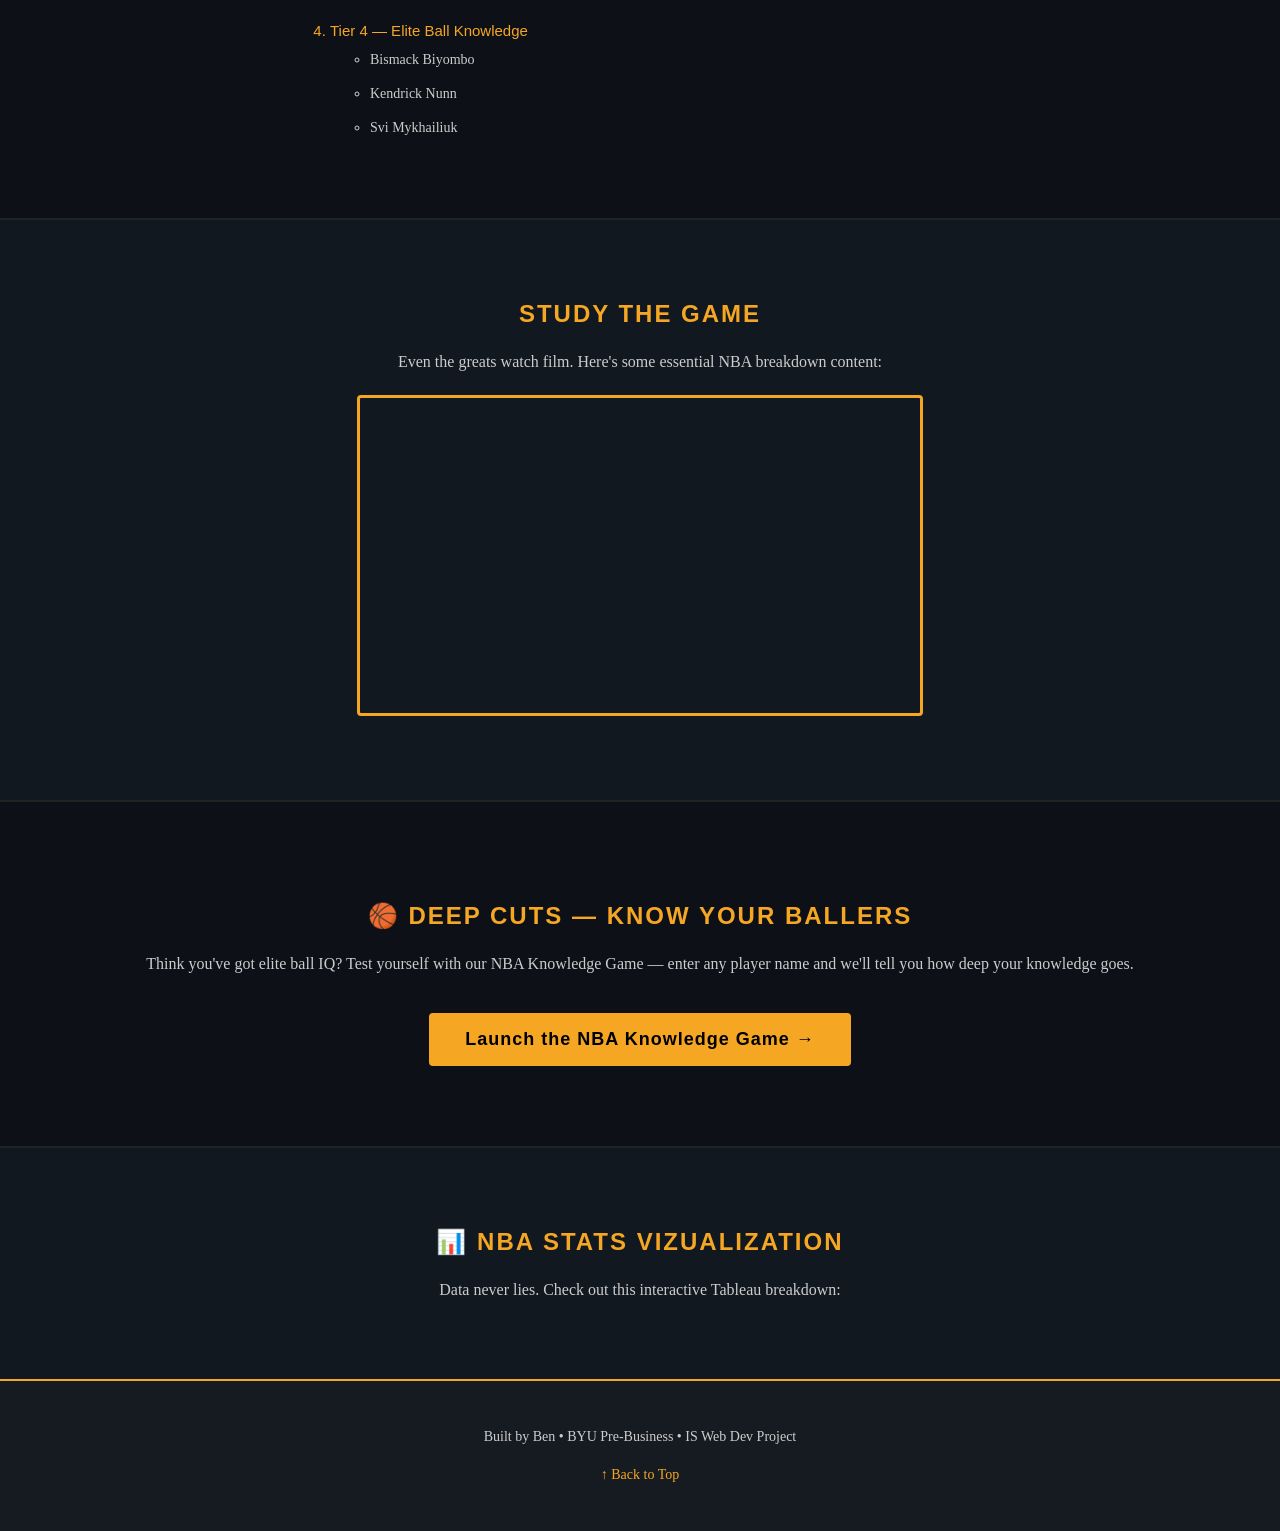
<file: scratch (1).html>
<!DOCTYPE html>
<html lang="en">
<head>
  <meta charset="UTF-8" />
  <meta name="viewport" content="width=device-width, initial-scale=1.0"/>
  <title>Ben Knows Ball | NBA Deep Cuts</title>
  <link rel="stylesheet" href="styles/scratchstyles.css" />
</head>
<body>

  <!-- NAVIGATION back to professional pages -->
  <nav class="top-nav">
    <a href="index.html">🏠 Home</a>
    <a href="resume.html">📄 Resume</a>
    <a href="aboutme.html">👤 About Me</a>
    <a href="app.html">🏀 NBA Knowledge Game</a>
  </nav>

  <!-- HERO SECTION -->
  <div class="hero-section">
    <h1 class="site-title">BEN KNOWS BALL</h1>
    <p class="site-subtitle">Elite NBA Knowledge. Deep Cuts Only.</p>
    <!-- ON-PAGE ANCHOR LINK -->
    <a href="#deep-cuts" class="anchor-btn">↓ Go Deep</a>
  </div>

  <!-- IMAGE SECTION -->
  <div class="image-section">
    <img src="images/nba.jpg" alt="NBA Basketball Court" class="court-img" />
  </div>

  <!-- NESTED LIST SECTION -->
  <div class="list-section">
    <h2>Elite Ball IQ Breakdown</h2>
    <p>How well do you really know the NBA? Here's what separates the casual fan from the true student of the game:</p>

    <!-- ORDERED LIST with UNORDERED LISTS embedded inside -->
    <ol class="elite-list">
      <li>Tier 1 — Household Names
        <ul>
          <li>LeBron James</li>
          <li>Stephen Curry</li>
          <li>Kevin Durant</li>
        </ul>
      </li>
      <li>Tier 2 — Solid Fan Knowledge
        <ul>
          <li>Draymond Green</li>
          <li>Jaylen Brown</li>
          <li>Bam Adebayo</li>
        </ul>
      </li>
      <li>Tier 3 — Deep Cuts (you're cooking)
        <ul>
          <li>Bogdan Bogdanovic</li>
          <li>Shake Milton</li>
          <li>Nic Claxton</li>
        </ul>
      </li>
      <li>Tier 4 — Elite Ball Knowledge
        <ul>
          <li>Bismack Biyombo</li>
          <li>Kendrick Nunn</li>
          <li>Svi Mykhailiuk</li>
        </ul>
      </li>
    </ol>
  </div>

  <!-- YOUTUBE VIDEO SECTION -->
  <div class="video-section">
    <h2>Study the Game</h2>
    <p>Even the greats watch film. Here's some essential NBA breakdown content:</p>
    <div class="video-wrapper">
      <!-- EMBEDDED YOUTUBE VIDEO -->
      <iframe width="560" height="315" src="https://www.youtube.com/embed/piyk0iI9E6Q?si=I0uQYaPBYezOPoRu" title="YouTube video player" frameborder="0" allow="accelerometer; autoplay; clipboard-write; encrypted-media; gyroscope; picture-in-picture; web-share" referrerpolicy="strict-origin-when-cross-origin" allowfullscreen></iframe>
    </div>

  </div>

  <!-- ON-PAGE ANCHOR TARGET -->
  <div id="deep-cuts" class="anchor-section">
    <h2>🏀 Deep Cuts — Know Your Ballers</h2>
    <p>Think you've got elite ball IQ? Test yourself with our NBA Knowledge Game — enter any player name and we'll tell you how deep your knowledge goes.</p>
    <a href="app.html" class="game-btn">Launch the NBA Knowledge Game →</a>
  </div>

  <!-- TABLEAU SECTION -->
  <div class="tableau-section">
    <h2>📊 NBA Stats Vizualization</h2>
    <p>Data never lies. Check out this interactive Tableau breakdown:</p>

    <!-- 
      REPLACE EVERYTHING BELOW THIS LINE with your actual Tableau embed code.
      To get it:
      1. Go to your chart on Tableau Public
      2. Click the Share button at the bottom
      3. Copy the Embed Code
      4. Paste it here, replacing the placeholder div below
    -->
    <div class='tableauPlaceholder' id='viz1776716307703' style='position: relative'><noscript><a href='#'><img alt='NBAShots ' src='https:&#47;&#47;public.tableau.com&#47;static&#47;images&#47;NB&#47;NBAShots_15945788351370&#47;NBAShots&#47;1_rss.png' style='border: none' /></a></noscript><object class='tableauViz'  style='display:none;'><param name='host_url' value='https%3A%2F%2Fpublic.tableau.com%2F' /> <param name='embed_code_version' value='3' /> <param name='site_root' value='' /><param name='name' value='NBAShots_15945788351370&#47;NBAShots' /><param name='tabs' value='no' /><param name='toolbar' value='yes' /><param name='static_image' value='https:&#47;&#47;public.tableau.com&#47;static&#47;images&#47;NB&#47;NBAShots_15945788351370&#47;NBAShots&#47;1.png' /> <param name='animate_transition' value='yes' /><param name='display_static_image' value='yes' /><param name='display_spinner' value='yes' /><param name='display_overlay' value='yes' /><param name='display_count' value='yes' /><param name='language' value='en-US' /></object></div><script type='text/javascript'>var divElement = document.getElementById('viz1776716307703'); var vizElement = divElement.getElementsByTagName('object')[0]; if ( divElement.offsetWidth > 800 ) { vizElement.style.width='1300px';vizElement.style.height='827px';} else if ( divElement.offsetWidth > 500 ) { vizElement.style.width='1300px';vizElement.style.height='827px';} else { vizElement.style.width='1300px';vizElement.style.height='827px';} var scriptElement = document.createElement('script'); scriptElement.src = 'https://public.tableau.com/javascripts/api/viz_v1.js'; vizElement.parentNode.insertBefore(scriptElement, vizElement);</script>

  </div>

  <!-- FOOTER -->
  <footer class="site-footer">
    <p>Built by Ben &bull; BYU Pre-Business &bull; IS Web Dev Project</p>
    <p><a href="#top">↑ Back to Top</a></p>
  </footer>

</body>
</html>
</file>
<file: styles/scratchstyles.css>
/* =============================================
   scratchstyles.css — NBA Theme Custom Stylesheet
   BYU IS Web Dev Project — Ben
   ============================================= */

/* 1. GLOBAL / BODY — Font family + background color */
body {
  font-family: 'Georgia', serif;
  background-color: #0d1117;
  color: #e6e6e6;
  margin: 0;
  padding: 0;
}

/* 2. HEADINGS — Font family + font color */
h1, h2, h3 {
  font-family: 'Impact', 'Arial Black', sans-serif;
  color: #f5a623;
  letter-spacing: 2px;
  text-transform: uppercase;
}

/* 3. PARAGRAPH TEXT — Font color */
p {
  font-family: 'Georgia', serif;
  color: #cccccc;
  line-height: 1.7;
}

/* 4. LINKS — Font color + decoration */
a {
  color: #f5a623;
  text-decoration: none;
}

a:hover {
  color: #ffffff;
  text-decoration: underline;
}

/* =============================================
   NAVIGATION DIV
   ============================================= */
div.top-nav, .top-nav {
  background-color: #161b22;
  padding: 14px 30px;
  display: flex;
  gap: 24px;
  border-bottom: 2px solid #f5a623;
}

.top-nav a {
  font-family: 'Arial Black', sans-serif;
  font-size: 14px;
  color: #f5a623;
  letter-spacing: 1px;
}

.top-nav a:hover {
  color: #ffffff;
}

/* =============================================
   HERO SECTION DIV
   ============================================= */
div.hero-section, .hero-section {
  text-align: center;
  padding: 80px 20px 60px;
  background-color: #111820;
  border-bottom: 3px solid #f5a623;
}

.site-title {
  font-size: 64px;
  margin: 0 0 10px 0;
  color: #f5a623;
  text-shadow: 0 0 20px rgba(245, 166, 35, 0.4);
}

.site-subtitle {
  font-size: 18px;
  color: #aaaaaa;
  margin-bottom: 30px;
  font-family: 'Georgia', serif;
  font-style: italic;
}

.anchor-btn {
  display: inline-block;
  background-color: #f5a623;
  color: #000000;
  padding: 12px 28px;
  border-radius: 4px;
  font-family: 'Arial Black', sans-serif;
  font-weight: bold;
  font-size: 16px;
  text-decoration: none;
  letter-spacing: 1px;
}

.anchor-btn:hover {
  background-color: #ffffff;
  color: #000000;
}

/* =============================================
   IMAGE SECTION DIV
   ============================================= */
div.image-section, .image-section {
  text-align: center;
  padding: 40px 20px;
  background-color: #0d1117;
}

.court-img {
  width: 100%;
  max-width: 800px;
  border-radius: 8px;
  border: 3px solid #f5a623;
  box-shadow: 0 0 30px rgba(245, 166, 35, 0.2);
}

/* =============================================
   LIST SECTION DIV
   ============================================= */
div.list-section, .list-section {
  max-width: 700px;
  margin: 0 auto;
  padding: 60px 30px;
}

.elite-list {
  font-family: 'Georgia', serif;
  color: #e6e6e6;
  line-height: 2;
  font-size: 16px;
}

.elite-list li {
  color: #f5a623;
  font-family: 'Arial Black', sans-serif;
  font-size: 15px;
  margin-bottom: 6px;
}

.elite-list ul li {
  color: #cccccc;
  font-family: 'Georgia', serif;
  font-size: 14px;
  font-weight: normal;
}

/* =============================================
   VIDEO SECTION DIV
   ============================================= */
div.video-section, .video-section {
  background-color: #111820;
  padding: 60px 30px;
  text-align: center;
  border-top: 2px solid #222;
  border-bottom: 2px solid #222;
}

.video-wrapper {
  margin: 20px auto;
  max-width: 600px;
}

.video-wrapper iframe {
  border: 3px solid #f5a623;
  border-radius: 4px;
  width: 100%;
  max-width: 560px;
}

.video-note {
  font-size: 13px;
  color: #888888;
  font-style: italic;
  margin-top: 12px;
}

.video-note code {
  background-color: #1e2530;
  padding: 2px 6px;
  border-radius: 3px;
  color: #f5a623;
  font-size: 12px;
}

/* =============================================
   ANCHOR / DEEP CUTS SECTION
   ============================================= */
.anchor-section {
  text-align: center;
  padding: 80px 30px;
  background-color: #0d1117;
}

.game-btn {
  display: inline-block;
  background-color: #f5a623;
  color: #000000;
  padding: 16px 36px;
  border-radius: 4px;
  font-family: 'Arial Black', sans-serif;
  font-size: 18px;
  font-weight: bold;
  margin-top: 20px;
  letter-spacing: 1px;
}

.game-btn:hover {
  background-color: #ffffff;
  color: #000000;
  text-decoration: none;
}

/* =============================================
   TABLEAU SECTION
   ============================================= */
.tableau-section {
  background-color: #111820;
  padding: 60px 30px;
  text-align: center;
  border-top: 2px solid #222;
}

.tableau-placeholder {
  background-color: #1a2030;
  border: 2px dashed #f5a623;
  border-radius: 8px;
  padding: 40px;
  max-width: 700px;
  margin: 20px auto;
  color: #aaaaaa;
  font-style: italic;
}

.tableau-placeholder code {
  background-color: #0d1117;
  padding: 2px 6px;
  border-radius: 3px;
  color: #f5a623;
}

/* =============================================
   FOOTER
   ============================================= */
.site-footer {
  background-color: #161b22;
  text-align: center;
  padding: 30px;
  border-top: 2px solid #f5a623;
  color: #666666;
  font-size: 14px;
}

.site-footer a {
  color: #f5a623;
}
</file>
